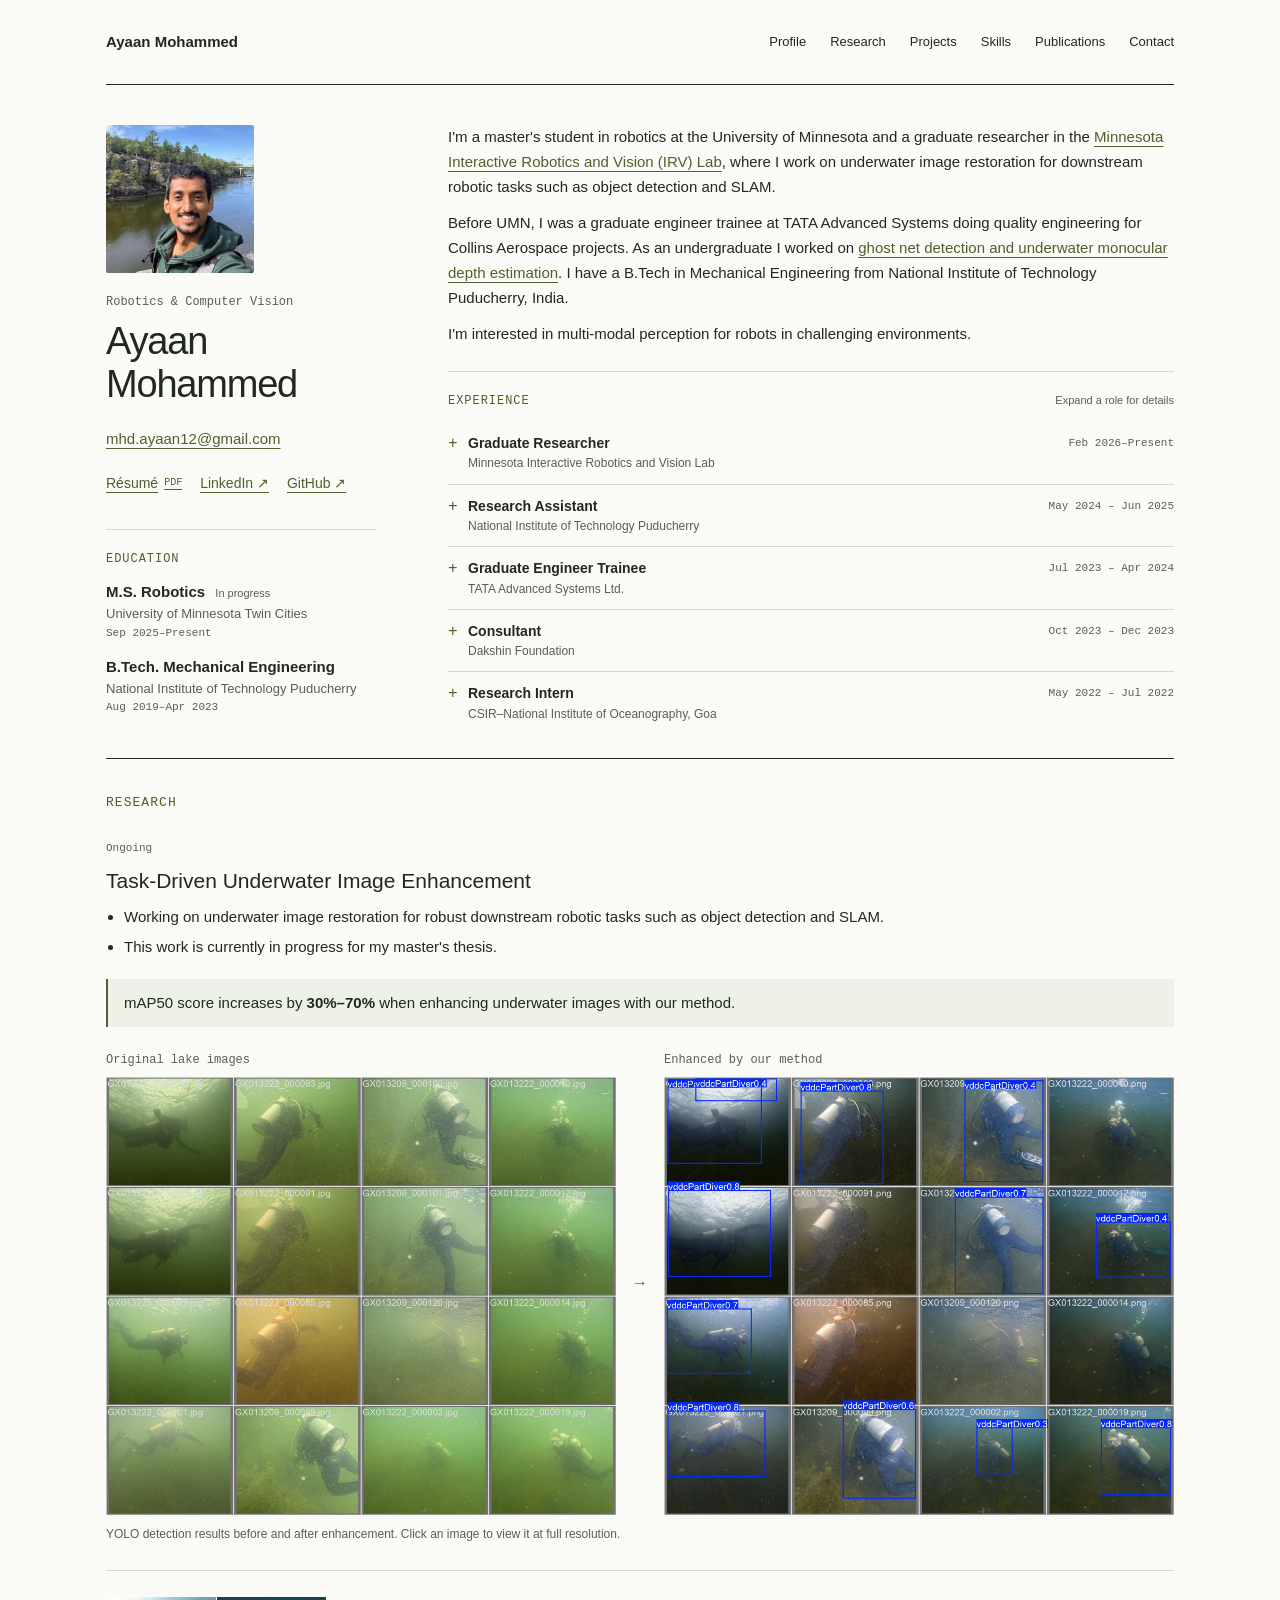
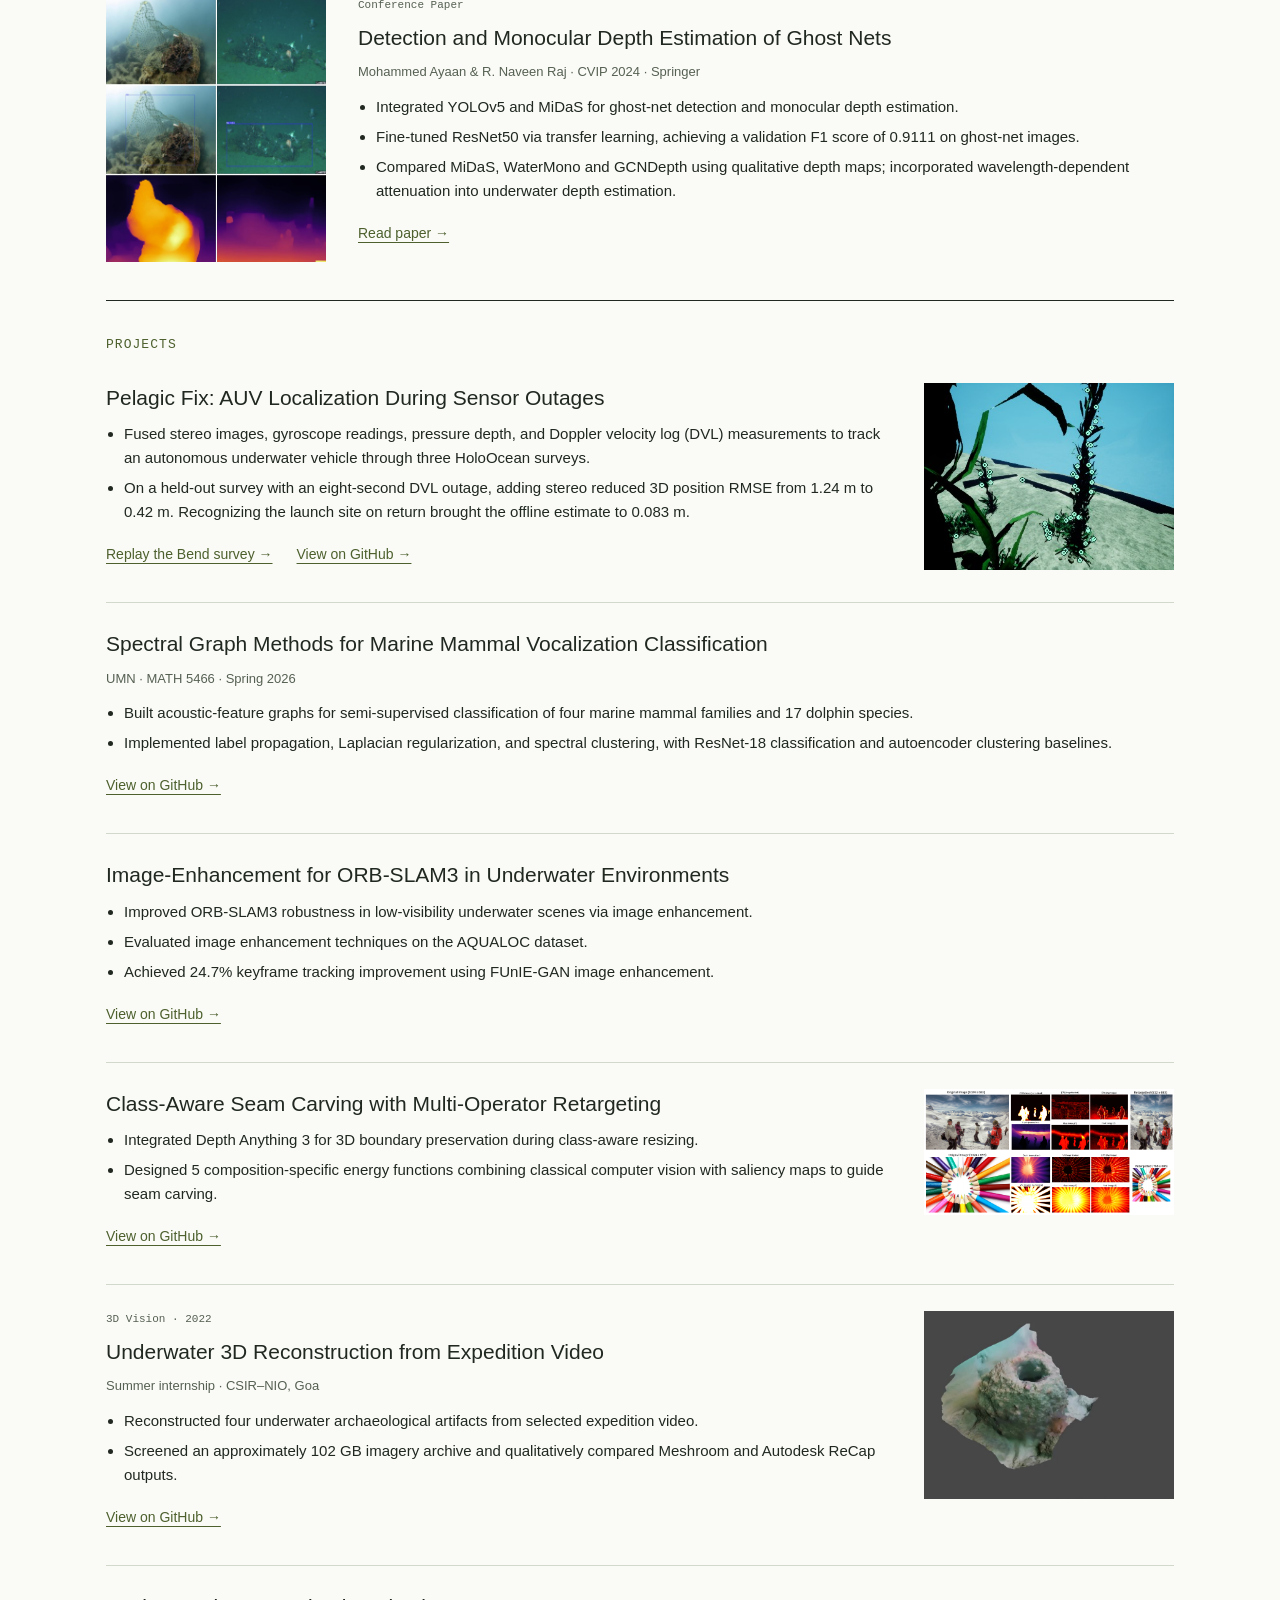
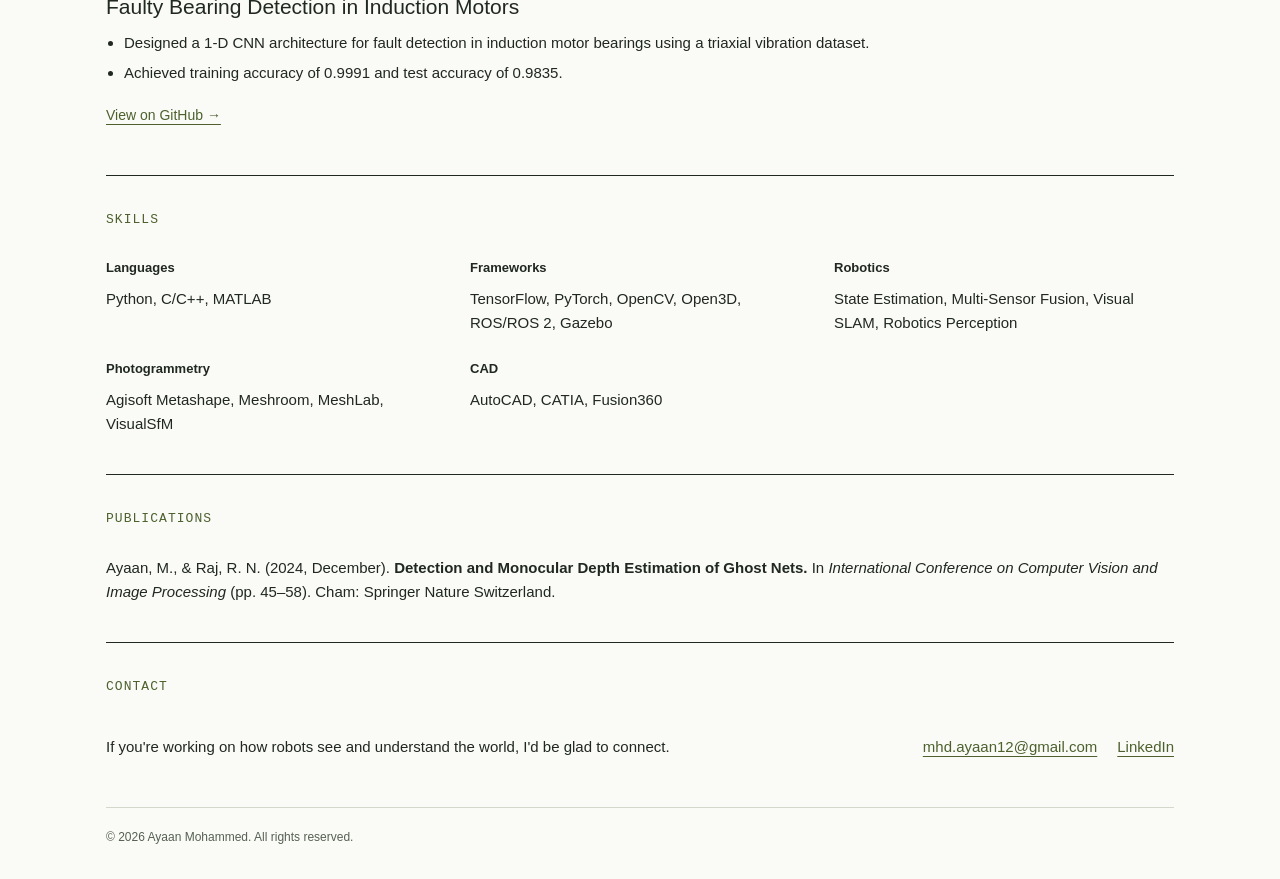
<file: index.html>
<!DOCTYPE html>
<html lang="en">
<head>
    <meta charset="UTF-8">
    <meta name="viewport" content="width=device-width, initial-scale=1.0">
    <title>Ayaan Mohammed | Robotics & Computer Vision</title>
    <meta name="description" content="Ayaan Mohammed is a robotics master's student at the University of Minnesota, researching underwater image restoration, computer vision, and robotic perception.">
    <link rel="stylesheet" href="assets/styles.css">
</head>
<body>
    <a class="skip-link" href="#profile">Skip to profile</a>
    <header class="site-header">
        <nav aria-label="Main navigation">
            <a class="wordmark" href="#profile">Ayaan Mohammed</a>
            <ul>
                <li><a href="#profile">Profile</a></li>
                <li><a href="#research">Research</a></li>
                <li><a href="#projects">Projects</a></li>
                <li><a href="#skills">Skills</a></li>
                <li><a href="#publications">Publications</a></li>
                <li><a href="#contact">Contact</a></li>
            </ul>
        </nav>
    </header>
    <main>
        <section class="profile" id="profile" aria-labelledby="profile-name">
            <div class="profile-identity" id="about">
                <img class="portrait" src="assets/profile/ayaan-mohammed.jpg" alt="Ayaan Mohammed outdoors beside a river" width="480" height="480" fetchpriority="high">
                <div class="identity-copy">
                    <p class="eyebrow">Robotics &amp; Computer Vision</p>
                    <h1 id="profile-name">Ayaan Mohammed</h1>
                    <a class="profile-email" href="mailto:mhd.ayaan12@gmail.com">mhd.ayaan12@gmail.com</a>
                    <ul class="profile-links" aria-label="Profile links">
                        <li><a href="assets/profile/AyaanResume.pdf" target="_blank" rel="noopener">Résumé <span class="file-type">PDF</span></a></li>
                        <li><a href="https://linkedin.com/in/ayaan12" target="_blank" rel="noopener noreferrer">LinkedIn ↗</a></li>
                        <li><a href="https://github.com/mohammedayaanpb" target="_blank" rel="noopener noreferrer">GitHub ↗</a></li>
                    </ul>
                </div>
                <div class="education" id="education" aria-labelledby="education-heading">
                    <h2 id="education-heading">Education</h2>
                    <div class="education-entry">
                        <div><h3>M.S. Robotics <span class="status">In progress</span></h3><p>University of Minnesota Twin Cities</p></div>
                        <p class="record-date">Sep 2025–Present</p>
                    </div>
                    <div class="education-entry">
                        <div><h3>B.Tech. Mechanical Engineering</h3><p>National Institute of Technology Puducherry</p></div>
                        <p class="record-date">Aug 2019–Apr 2023</p>
                    </div>
                </div>
            </div>
            <div class="profile-record">
                <div class="profile-intro">
                    <p>I'm a master's student in robotics at the University of Minnesota and a graduate researcher in the <a href="https://irvlab.cs.umn.edu/">Minnesota Interactive Robotics and Vision (IRV) Lab</a>, where I work on underwater image restoration for downstream robotic tasks such as object detection and SLAM.</p>
                    <p>Before UMN, I was a graduate engineer trainee at TATA Advanced Systems doing quality engineering for Collins Aerospace projects. As an undergraduate I worked on <a href="https://link.springer.com/chapter/10.1007/978-3-031-93703-3_4">ghost net detection and underwater monocular depth estimation</a>. I have a B.Tech in Mechanical Engineering from National Institute of Technology Puducherry, India.</p>
                    <p>I'm interested in multi-modal perception for robots in challenging environments.</p>
                </div>
                <div class="experience" id="experience" aria-labelledby="experience-heading">
                    <div class="record-heading"><h2 id="experience-heading">Experience</h2><span>Expand a role for details</span></div>
                    <details class="experience-entry">
                        <summary><span class="role-copy"><strong>Graduate Researcher</strong><span>Minnesota Interactive Robotics and Vision Lab</span></span><span class="record-date">Feb 2026–Present</span></summary>
                        <div class="experience-description"><p>Working on underwater image restoration for robust downstream robotic tasks, including object detection and SLAM, as part of my master’s thesis.</p><a href="#task-driven-underwater-enhancement">Current research ↓</a></div>
                    </details>
                    <details class="experience-entry">
                        <summary><span class="role-copy"><strong>Research Assistant</strong><span>National Institute of Technology Puducherry</span></span><span class="record-date">May 2024 &ndash; Jun 2025</span></summary>
                        <div class="experience-description"><ul>
                    <li>Designed a YOLOv5-MiDaS pipeline for real-time detection and depth estimation of ghost nets.</li>
                    <li>Fine-tuned ResNet50 via transfer learning, achieving a validation F1 score of 0.9111 on ghost-net images.</li>
                    <li>Compared MiDaS, WaterMono and GCNDepth using qualitative depth maps of underwater scenes.</li>
                    <li>Incorporated physics-based priors as a heuristic to refine underwater monocular depth estimation.</li>
                </ul></div>
                    </details>
                    <details class="experience-entry">
                        <summary><span class="role-copy"><strong>Graduate Engineer Trainee</strong><span>TATA Advanced Systems Ltd.</span></span><span class="record-date">Jul 2023 &ndash; Apr 2024</span></summary>
                        <div class="experience-description"><ul>
                    <li>Designed quality control plans for Collins Aerospace Projects ensuring compliance to AS9100.</li>
                    <li>Led PPAP and APQP for Collins new product development projects.</li>
                    <li>Coordinated cross-functional quality engineering initiatives across customer, internal, and manufacturing teams.</li>
                    <li>Revised CMM inspection plans, reducing deviations by 80%.</li>
                </ul></div>
                    </details>
                    <details class="experience-entry">
                        <summary><span class="role-copy"><strong>Consultant</strong><span>Dakshin Foundation</span></span><span class="record-date">Oct 2023 &ndash; Dec 2023</span></summary>
                        <div class="experience-description"><ul>
                    <li>Conducted an extensive survey on technologies for the monitoring and recovery of marine debris.</li>
                    <li>Performed a feasibility assessment of these technologies to evaluate their applicability in India.</li>
                </ul></div>
                    </details>
                    <details class="experience-entry">
                        <summary><span class="role-copy"><strong>Research Intern</strong><span>CSIR–National Institute of Oceanography, Goa</span></span><span class="record-date">May 2022 &ndash; Jul 2022</span></summary>
                        <div class="experience-description"><ul>
                    <li>Reconstructed four underwater archaeological artifacts from expedition video using Meshroom and Autodesk ReCap.</li>
                    <li>Prepared video frames through color adjustment, frame selection, and focal-length metadata experiments.</li>
                    <li>Proposed a comprehensive guideline for data acquisition in underwater photogrammetry.</li>
                </ul>
                <a class="project-link" href="https://github.com/mohammedayaanpb/underwater-photogrammetry">View project on GitHub &rarr;</a></div>
                    </details>
                </div>
            </div>
        </section>

    <section id="research" aria-labelledby="research-heading">
        <h2 id="research-heading">Research</h2>
        <div class="cards">
            <article class="card" id="task-driven-underwater-enhancement" aria-labelledby="task-driven-enhancement-title">
                <span class="card-tag">Ongoing</span>
                <h3 id="task-driven-enhancement-title">Task-Driven Underwater Image Enhancement</h3>
                <ul>
                    <li>Working on underwater image restoration for robust downstream robotic tasks such as object detection and SLAM.</li>
                    <li>This work is currently in progress for my master's thesis.</li>
                </ul>
                <p class="research-result">mAP50 score increases by <strong>30%&ndash;70%</strong> when enhancing underwater images with our method.</p>
                <figure class="enhancement-comparison" aria-label="Lake image enhancement comparison">
                    <div class="comparison-grid">
                        <div class="comparison-panel">
                            <p class="comparison-label">Original lake images</p>
                            <a class="comparison-image-link" href="assets/research/task-driven-enhancement/lake-before.jpg" aria-label="View original lake detection results at full resolution">
                                <img src="assets/research/task-driven-enhancement/lake-before.jpg" alt="YOLO prediction mosaic of 16 original lake images showing divers in green, low-visibility water" width="1920" height="1648" loading="lazy" decoding="async">
                            </a>
                        </div>
                        <span class="comparison-arrow" aria-hidden="true">&rarr;</span>
                        <div class="comparison-panel">
                            <p class="comparison-label">Enhanced by our method</p>
                            <a class="comparison-image-link" href="assets/research/task-driven-enhancement/lake-enhanced.jpg" aria-label="View enhanced lake detection results at full resolution">
                                <img src="assets/research/task-driven-enhancement/lake-enhanced.jpg" alt="YOLO prediction mosaic of the same 16 lake images after enhancement, with diver detection boxes" width="1920" height="1648" loading="lazy" decoding="async">
                            </a>
                        </div>
                    </div>
                    <figcaption>YOLO detection results before and after enhancement. Click an image to view it at full resolution.</figcaption>
                </figure>
            </article>
            <a class="card research-card" href="https://link.springer.com/chapter/10.1007/978-3-031-93703-3_4" aria-labelledby="ghost-nets-title">
                <img class="research-image" src="assets/research/ghost-net-detection-depth.png" alt="Two underwater ghost-net examples showing the original images, detection bounding boxes, and monocular depth maps" width="927" height="1117" loading="lazy" decoding="async">
                <div class="research-content">
                    <span class="card-tag">Conference Paper</span>
                    <h3 id="ghost-nets-title">Detection and Monocular Depth Estimation of Ghost Nets</h3>
                    <p class="meta">Mohammed Ayaan &amp; R. Naveen Raj &middot; CVIP 2024 &middot; Springer</p>
                    <ul>
                        <li>Integrated YOLOv5 and MiDaS for ghost-net detection and monocular depth estimation.</li>
                        <li>Fine-tuned ResNet50 via transfer learning, achieving a validation F1 score of 0.9111 on ghost-net images.</li>
                        <li>Compared MiDaS, WaterMono and GCNDepth using qualitative depth maps; incorporated wavelength-dependent attenuation into underwater depth estimation.</li>
                    </ul>
                    <span class="project-link">Read paper &rarr;</span>
                </div>
            </a>
        </div>
    </section>

    <div class="section-bg">
        <div class="section-bg-inner" id="projects">
            <h2>Projects</h2>
            <div class="cards">
                <article class="card" id="pelagic-fix" aria-labelledby="pelagic-fix-title">
                    <a href="projects/pelagic-fix/" aria-label="Open the interactive Bend survey replay">
                        <img class="project-image" src="assets/pelagic-fix/bend-stereo-tracking.jpg" alt="Seafloor and kelp in a simulated underwater camera frame, with circles marking features used to estimate motion" width="400" height="300" loading="lazy" decoding="async">
                    </a>
                    <h3 id="pelagic-fix-title">Pelagic Fix: AUV Localization During Sensor Outages</h3>
                    <ul>
                        <li>Fused stereo images, gyroscope readings, pressure depth, and Doppler velocity log (DVL) measurements to track an autonomous underwater vehicle through three HoloOcean surveys.</li>
                        <li>On a held-out survey with an eight-second DVL outage, adding stereo reduced 3D position RMSE from 1.24 m to 0.42 m. Recognizing the launch site on return brought the offline estimate to 0.083 m.</li>
                    </ul>
                    <div class="project-actions">
                        <a class="project-link" href="projects/pelagic-fix/">Replay the Bend survey &rarr;</a>
                        <a class="project-link" href="https://github.com/mohammedayaanpb/Pelagic-Fix">View on GitHub &rarr;</a>
                    </div>
                </article>
                <article class="card" id="marine-mammal-classification">
                    <h3>Spectral Graph Methods for Marine Mammal Vocalization Classification</h3>
                    <p class="meta">UMN &middot; MATH 5466 &middot; Spring 2026</p>
                    <ul>
                        <li>Built acoustic-feature graphs for semi-supervised classification of four marine mammal families and 17 dolphin species.</li>
                        <li>Implemented label propagation, Laplacian regularization, and spectral clustering, with ResNet-18 classification and autoencoder clustering baselines.</li>
                    </ul>
                    <a class="project-link" href="https://github.com/mohammedayaanpb/Spectral-Graph-Methods-for-Marine-Mammal-Vocalization-Classification">View on GitHub &rarr;</a>
                </article>
                <div class="card">
                    <h3>Image-Enhancement for ORB-SLAM3 in Underwater Environments</h3>
                    <ul>
                        <li>Improved ORB-SLAM3 robustness in low-visibility underwater scenes via image enhancement.</li>
                        <li>Evaluated image enhancement techniques on the AQUALOC dataset.</li>
                        <li>Achieved 24.7% keyframe tracking improvement using FUnIE-GAN image enhancement.</li>
                    </ul>
                    <a class="project-link" href="https://github.com/mohammedayaanpb/ORB_SLAM3_AQUALOC">View on GitHub &rarr;</a>
                </div>
                <div class="card" id="seam-carving">
                    <a href="https://github.com/mohammedayaanpb/Class-aware-seam-carving-for-content-aware-image-retargeting" aria-label="View the class-aware seam carving project on GitHub">
                        <img class="project-image" src="assets/seam-carving/retargeting-results.png" alt="Mountain and colored-pencil images with saliency, depth, gradient, and energy maps alongside the retargeted results" width="1630" height="823" loading="lazy" decoding="async">
                    </a>
                    <h3>Class-Aware Seam Carving with Multi-Operator Retargeting</h3>
                    <ul>
                        <li>Integrated Depth Anything 3 for 3D boundary preservation during class-aware resizing.</li>
                        <li>Designed 5 composition-specific energy functions combining classical computer vision with saliency maps to guide seam carving.</li>
                    </ul>
                    <a class="project-link" href="https://github.com/mohammedayaanpb/Class-aware-seam-carving-for-content-aware-image-retargeting">View on GitHub &rarr;</a>
                </div>
                <article class="card" id="underwater-photogrammetry">
                    <a href="https://github.com/mohammedayaanpb/underwater-photogrammetry" aria-label="View the underwater photogrammetry project on GitHub">
                        <img class="project-image" src="assets/underwater-photogrammetry/artifact-3.jpg" alt="Textured 3D reconstruction of an underwater archaeological artifact with a central opening" width="720" height="540" loading="lazy" decoding="async">
                    </a>
                    <span class="card-tag">3D Vision &middot; 2022</span>
                    <h3>Underwater 3D Reconstruction from Expedition Video</h3>
                    <p class="meta">Summer internship &middot; CSIR&ndash;NIO, Goa</p>
                    <ul>
                        <li>Reconstructed four underwater archaeological artifacts from selected expedition video.</li>
                        <li>Screened an approximately 102 GB imagery archive and qualitatively compared Meshroom and Autodesk ReCap outputs.</li>
                    </ul>
                    <a class="project-link" href="https://github.com/mohammedayaanpb/underwater-photogrammetry">View on GitHub &rarr;</a>
                </article>
                <div class="card">
                    <h3>Faulty Bearing Detection in Induction Motors</h3>
                    <ul>
                        <li>Designed a 1-D CNN architecture for fault detection in induction motor bearings using a triaxial vibration dataset.</li>
                        <li>Achieved training accuracy of 0.9991 and test accuracy of 0.9835.</li>
                    </ul>
                    <a class="project-link" href="https://github.com/mohammedayaanpb/Faulty-Bearing-Detection-in-Induction-Motors-Using-Triaxial-Vibration-Dataset">View on GitHub &rarr;</a>
                </div>
            </div>
        </div>
    </div>

    <section id="skills">
        <h2>Skills</h2>
        <div class="skills-grid">
            <div class="skill-category">
                <h4>Languages</h4>
                <p>Python, C/C++, MATLAB</p>
            </div>
            <div class="skill-category">
                <h4>Frameworks</h4>
                <p>TensorFlow, PyTorch, OpenCV, Open3D, ROS/ROS 2, Gazebo</p>
            </div>
            <div class="skill-category">
                <h4>Robotics</h4>
                <p>State Estimation, Multi-Sensor Fusion, Visual SLAM, Robotics Perception</p>
            </div>
            <div class="skill-category">
                <h4>Photogrammetry</h4>
                <p>Agisoft Metashape, Meshroom, MeshLab, VisualSfM</p>
            </div>
            <div class="skill-category">
                <h4>CAD</h4>
                <p>AutoCAD, CATIA, Fusion360</p>
            </div>
        </div>
    </section>

    <div class="section-bg">
        <div class="section-bg-inner" id="publications">
            <h2>Publications</h2>
            <div class="pub-card">
                <p>
                    Ayaan, M., &amp; Raj, R. N. (2024, December). <strong>Detection and Monocular Depth Estimation of Ghost Nets.</strong>
                    In <em>International Conference on Computer Vision and Image Processing</em> (pp. 45&ndash;58). Cham: Springer Nature Switzerland.
                </p>
            </div>
        </div>
    </div>

    <section id="contact">
        <h2>Contact</h2>
        <div class="contact-center">
            <p>If you're working on how robots see and understand the world, I'd be glad to connect.</p>
            <div class="contact-links">
                <a href="mailto:mhd.ayaan12@gmail.com" class="btn">mhd.ayaan12@gmail.com</a>
                <a href="https://linkedin.com/in/ayaan12" class="btn btn-outline" target="_blank" rel="noopener noreferrer">LinkedIn</a>
            </div>
        </div>
    </section>

    </main>
    <footer>
        <p>&copy; 2026 Ayaan Mohammed. All rights reserved.</p>
    </footer>
</body>
</html>
</file>
<file: assets/styles.css>
:root {
    color-scheme: light;
    --paper: #fafbf7;
    --ink: #202820;
    --muted: #566052;
    --line: #d3d8cc;
    --accent: #4d602d;
    --wash: #eef1e8;
}
* { box-sizing: border-box; }
html { scroll-behavior: smooth; }
body { margin: 0; background: var(--paper); color: var(--ink); font: 16px/1.6 Arial, Helvetica, sans-serif; }
a { color: var(--accent); text-decoration-thickness: 1px; text-underline-offset: 4px; }
a:hover { text-decoration: underline; }
a:focus-visible, summary:focus-visible { outline: 2px solid var(--accent); outline-offset: 5px; }
img { max-width: 100%; }
h1, h2, h3, h4, p, ul, figure { margin: 0; }
[id] { scroll-margin-top: 24px; }
.site-header, main, footer { max-width: 1140px; margin-inline: auto; padding-inline: 36px; }
.site-header nav { display: flex; justify-content: space-between; align-items: center; gap: 24px; padding-block: 20px; border-bottom: 1px solid var(--ink); }
.wordmark { font-size: 15px; font-weight: 600; color: var(--ink); text-decoration: none; }
nav ul, .profile-links { display: flex; flex-wrap: wrap; gap: 4px 24px; padding: 0; list-style: none; }
nav a { display: inline-flex; align-items: center; min-height: 44px; font-size: 13px; color: var(--ink); text-decoration: none; }
.skip-link { position: absolute; top: 8px; left: 16px; transform: translateY(-150%); padding: 10px 14px; background: var(--paper); z-index: 2; }
.skip-link:focus { transform: translateY(0); }
.profile { display: grid; grid-template-columns: 270px minmax(0, 1fr); column-gap: 72px; padding-block: 40px 24px; }
.portrait { display: block; width: 148px; height: 148px; object-fit: cover; margin-bottom: 20px; border-radius: 2px; }
.eyebrow, .record-date, .file-type, .card-tag, .section-heading-note { font-family: 'Courier New', monospace; }
.eyebrow { color: var(--muted); font-size: 12px; margin-bottom: 8px; }
h1 { font-size: clamp(30px, 3.2vw, 38px); line-height: 1.12; font-weight: 500; letter-spacing: -1.2px; }
.profile-intro { margin-bottom: 24px; font-size: 15px; line-height: 1.65; }
.profile-intro p + p { margin-top: 12px; }
.profile-email { display: inline-flex; align-items: center; min-height: 44px; margin-top: 12px; font-size: 15px; overflow-wrap: anywhere; }
.profile-links { gap: 4px 18px; }
.profile-links a { display: inline-flex; align-items: center; gap: 6px; min-height: 44px; font-size: 14px; }
.file-type { font-size: 10px; text-decoration: none; }
.profile h2 { font: 400 12px/1.5 'Courier New', monospace; text-transform: uppercase; letter-spacing: .08em; color: var(--accent); margin-bottom: 12px; }
.education { grid-column: 1 / -1; margin-top: 24px; padding-top: 20px; border-top: 1px solid var(--line); }
.education-entry { margin-top: 12px; }
.education-entry h3 { font-size: 15px; font-weight: 600; }
.education-entry p:not(.record-date) { font-size: 13px; color: var(--muted); }
.status { font-size: 11px; font-weight: 400; color: var(--muted); margin-left: 6px; white-space: nowrap; }
.record-date { font-size: 11px; color: var(--muted); white-space: nowrap; }
.record-heading { display: flex; align-items: baseline; justify-content: space-between; gap: 16px; padding-top: 20px; border-top: 1px solid var(--line); }
.record-heading > span { color: var(--muted); font-size: 11px; }
.experience-entry { border-bottom: 1px solid var(--line); }
.experience-entry:last-child { border-bottom: 0; }
.experience-entry summary { display: grid; grid-template-columns: 10px minmax(0, 1fr) auto; gap: 10px; padding: 10px 0; align-items: start; list-style: none; cursor: pointer; }
.experience-entry summary::-webkit-details-marker { display: none; }
.experience-entry summary::before { content: '+'; font: 16px/1.5 'Courier New', monospace; color: var(--accent); }
.experience-entry[open] summary::before { content: '−'; }
.role-copy strong { display: block; font-size: 14px; font-weight: 600; }
.role-copy > span { display: block; font-size: 12px; color: var(--muted); }
.experience-entry .record-date { padding-top: 3px; }
.experience-description { padding: 2px 0 16px 20px; font-size: 14px; }
.experience-description ul { padding-left: 18px; }
.experience-description li + li { margin-top: 6px; }
.experience-description a { display: inline-flex; align-items: center; min-height: 44px; }
main > section:not(.profile), .section-bg-inner { padding-block: 34px 38px; border-top: 1px solid var(--ink); }
main > section > h2, .section-bg-inner > h2 { font: 400 13px/1.5 'Courier New', monospace; text-transform: uppercase; letter-spacing: .08em; color: var(--accent); margin-bottom: 28px; }
.cards { display: grid; grid-template-columns: minmax(0, 1fr); }
.card { padding-block: 26px; border-bottom: 1px solid var(--line); }
.card:first-child { padding-top: 0; }
.card:last-child { padding-bottom: 0; border-bottom: 0; }
.card h3 { font-size: 21px; line-height: 1.4; font-weight: 500; margin-bottom: 10px; }
.card .meta { font-size: 13px; color: var(--muted); margin-bottom: 12px; }
.card ul { padding-left: 18px; font-size: 15px; }
.card li + li { margin-top: 6px; }
.card-tag { display: block; font-size: 11px; color: var(--muted); margin-bottom: 8px; }
.research-result { margin-top: 20px; padding: 12px 16px; background: var(--wash); border-left: 2px solid var(--accent); font-size: 15px; }
.research-result strong { white-space: nowrap; }
.enhancement-comparison { margin-top: 24px; }
.comparison-grid { display: grid; grid-template-columns: minmax(0, 1fr) auto minmax(0, 1fr); gap: 16px; align-items: center; }
.comparison-panel { min-width: 0; }
.comparison-label { font: 12px/1.5 'Courier New', monospace; color: var(--muted); margin-bottom: 8px; }
.comparison-image-link, .comparison-image-link img { display: block; width: 100%; height: auto; }
.comparison-arrow { color: var(--accent); }
figcaption { font-size: 12px; color: var(--muted); margin-top: 10px; }
.research-card { display: grid; grid-template-columns: 220px minmax(0, 1fr); align-items: start; gap: 32px; text-decoration: none; color: var(--ink); }
.research-card:hover { text-decoration: none; }
.research-card:hover h3, .research-card:focus-visible h3 { text-decoration: underline; text-underline-offset: 5px; }
.research-image { width: 100%; height: auto; display: block; }
.project-link { display: inline-flex; min-height: 44px; align-items: center; font-size: 14px; margin-top: 8px; color: var(--accent); text-decoration: underline; }
.project-actions { display: flex; flex-wrap: wrap; column-gap: 24px; }
#projects .card { display: grid; grid-template-columns: minmax(0, 1fr) 250px; gap: 0 36px; }
#projects .card > * { grid-column: 1 / -1; }
#projects .card:has(.project-image) > * { grid-column: 1; }
#projects .card > a:has(.project-image) { grid-column: 2; grid-row: 1 / span 6; align-self: start; }
.project-image { display: block; width: 100%; height: auto; max-height: 220px; object-fit: contain; }
.skills-grid { display: grid; grid-template-columns: repeat(3, minmax(0, 1fr)); gap: 24px; }
.skill-category h4 { font-size: 13px; font-weight: 600; margin-bottom: 8px; }
.skill-category p, .pub-card p { font-size: 15px; }
.contact-center { display: flex; align-items: baseline; justify-content: space-between; gap: 32px; font-size: 15px; }
.contact-center > p { max-width: 590px; }
.contact-links { display: flex; flex-wrap: wrap; gap: 4px 20px; }
.contact-links a { display: inline-flex; align-items: center; min-height: 44px; }
footer p { border-top: 1px solid var(--line); padding-block: 20px 32px; font-size: 12px; color: var(--muted); }
@media (max-width: 1020px) {
    .profile { column-gap: 36px; grid-template-columns: 240px minmax(0, 1fr); }
    nav ul { gap: 4px 16px; }
    .education-entry { display: block; }
    .experience-entry summary { grid-template-columns: 10px minmax(0, 1fr); }
    .experience-entry .record-date { grid-column: 2; padding-top: 0; }
}
@media (max-width: 760px) {
    .site-header, main, footer { padding-inline: 24px; }
    .site-header nav { display: block; padding-block: 12px; }
    .site-header .wordmark { display: none; }
    nav ul { gap: 0 20px; }
    .profile { grid-template-columns: minmax(0, 1fr); padding-top: 28px; }
    .profile-identity { display: grid; grid-template-columns: 116px minmax(0, 1fr); gap: 24px; }
    .portrait { width: 116px; height: 116px; margin: 0; }
    h1 { font-size: 34px; }
    .profile-record { margin-top: 28px; }
    .education-entry { display: flex; align-items: baseline; justify-content: space-between; gap: 16px; }
    .experience-entry summary { grid-template-columns: 10px minmax(0, 1fr) auto; }
    .experience-entry .record-date { grid-column: auto; padding-top: 3px; }
    .research-card { grid-template-columns: 160px minmax(0, 1fr); gap: 24px; }
    #projects .card { grid-template-columns: minmax(0, 1fr) 180px; gap: 0 24px; }
    .contact-center { display: block; }
    .contact-links { margin-top: 12px; }
}
@media (max-width: 520px) {
    .site-header, main, footer { padding-inline: 20px; }
    nav ul { gap: 0 18px; }
    nav a { font-size: 12px; }
    .profile-identity { display: block; }
    .portrait { width: 112px; height: 112px; margin-bottom: 20px; }
    .profile-intro { max-width: 360px; }
    .education-entry { display: block; }
    .record-heading { flex-wrap: wrap; gap: 0 12px; margin-bottom: 6px; }
    .record-heading h2 { margin-bottom: 4px; }
    .experience-entry summary { grid-template-columns: 10px minmax(0, 1fr); gap: 2px 10px; }
    .experience-entry .record-date { grid-column: 2; padding-top: 0; }
    .comparison-grid { grid-template-columns: minmax(0, 1fr); }
    .comparison-arrow { justify-self: center; transform: rotate(90deg); }
    .research-card, #projects .card { display: block; }
    .research-image { max-width: 240px; margin-bottom: 20px; }
    .project-image { max-width: 300px; margin-bottom: 20px; }
    .skills-grid { grid-template-columns: repeat(2, minmax(0, 1fr)); gap: 24px 20px; }
    .card h3 { font-size: 20px; }
}
@media (prefers-reduced-motion: reduce) { html { scroll-behavior: auto; } }
</file>
